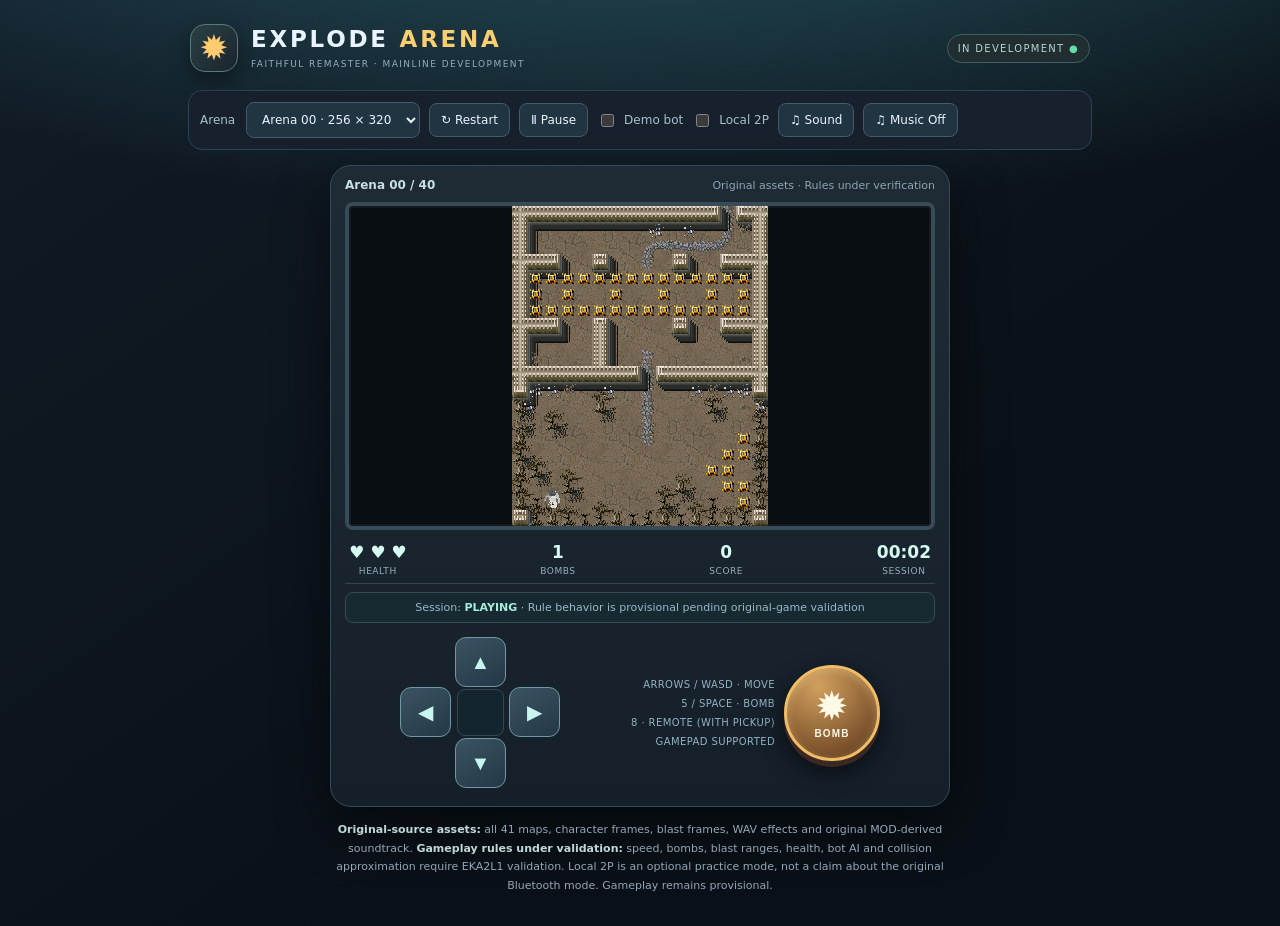
<file: web/index.html>
<!DOCTYPE html>
<html lang="en"><head><meta charset="utf-8"><meta name="viewport" content="width=device-width, initial-scale=1, viewport-fit=cover, user-scalable=no">
<meta name="theme-color" content="#10151f"><title>Explode Arena · Mainline</title>
<link rel="stylesheet" href="style.css"></head>
<body>
<div class="shell">
  <header class="header"><div class="brand"><div class="brand-mark">✹</div><div><h1>EXPLODE <span>ARENA</span></h1><div class="subtitle">FAITHFUL REMASTER <span class="accent">·</span> MAINLINE DEVELOPMENT</div></div></div>
    <div class="build-badge">IN DEVELOPMENT <span>●</span></div></header>
  <div class="toolbar">
    <label for="stage">Arena <select id="stage" aria-label="Select original arena"></select></label>
    <button id="restart" title="Restart arena">↻ Restart</button>
    <button id="pause" title="Pause or resume">Ⅱ Pause</button>
    <label class="toggle"><input id="bot" type="checkbox"/> Demo bot</label>
    <label class="toggle"><input id="duel" type="checkbox"/> Local 2P</label>
    <button id="sound" title="Mute or unmute sound effects">♫ Sound</button>
    <button id="music" title="Play or stop original soundtrack preview">♫ Music Off</button>
  </div>
  <section class="playzone">
    <div class="game-info"><span id="stageName">Arena 00 / 40</span><span id="hint">Original assets · Rules under verification</span></div>
    <div id="gameContainer" class="game-container"><canvas id="arena" width="256" height="320" tabindex="0" aria-label="Explode Arena gameplay"></canvas><div id="pausedCover" class="paused-cover hidden"><div>PAUSED</div><small>Press Resume to continue</small></div></div>
    <div class="under-game"><div><strong id="health">♥ ♥ ♥</strong><small>HEALTH</small></div><div><strong id="bombs">1</strong><small>BOMBS</small></div><div id="p2Hud" class="hidden"><strong id="health2">♥ ♥ ♥</strong><small>PLAYER 2</small></div><div><strong id="score">0</strong><small>SCORE</small></div><div><strong id="timer">00:00</strong><small>SESSION</small></div></div>
    <div class="status-strip">Session: <strong id="matchStatus" aria-live="polite">PLAYING</strong> · Rule behavior is provisional pending original-game validation</div>
    <div class="touch-controls"><div class="dpad" aria-label="Touch movement controls"><button class="pad up" data-dir="up" aria-label="Up">▲</button><button class="pad left" data-dir="left" aria-label="Left">◀</button><button class="pad down" data-dir="down" aria-label="Down">▼</button><button class="pad right" data-dir="right" aria-label="Right">▶</button><div class="center-pad"></div></div><div class="touch-helpers"><span id="controlsLegend">ARROWS / WASD · MOVE<br/>SPACE · BOMB<br/>GAMEPAD SUPPORTED</span><button id="remoteButton" class="remote-button hidden" aria-label="Detonate remote bomb">8 DETONATE</button><button id="bombButton" class="bomb-button" aria-label="Place bomb"><span>✹</span><small>BOMB</small></button></div></div>
    <div id="duelTouch" class="touch-controls duel-touch-controls hidden" aria-label="Player 2 touch controls">
      <div class="dpad" aria-label="Player 2 movement controls">
        <button class="pad up" data-dir2="up" aria-label="Player 2 up">▲</button>
        <button class="pad left" data-dir2="left" aria-label="Player 2 left">◀</button>
        <button class="pad down" data-dir2="down" aria-label="Player 2 down">▼</button>
        <button class="pad right" data-dir2="right" aria-label="Player 2 right">▶</button>
        <div class="center-pad"></div>
      </div>
      <div class="touch-helpers"><span>PLAYER 2<br/>WASD + F</span>
        <button id="bombButton2" class="bomb-button" aria-label="Player 2 place bomb"><span>✹</span><small>P2 BOMB</small></button>
      </div>
    </div>
  </section>
  <footer><strong>Original-source assets:</strong> all 41 maps, character frames, blast frames, WAV effects and original MOD-derived soundtrack. <strong>Gameplay rules under validation:</strong> speed, bombs, blast ranges, health, bot AI and collision approximation require EKA2L1 validation. Local 2P is an optional practice mode, not a claim about the original Bluetooth mode. Gameplay remains provisional.</footer>
</div>
<script src="assets/stages.js"></script><script src="core.js"></script><script src="world.js"></script><script src="game.js"></script>
</body></html>
</file>
<file: web/style.css>
:root{color-scheme:dark;--navy:#0e1119;--pale:#d7e3f1;--teal:#83e7d2;--gold:#facf72}*{box-sizing:border-box}body{margin:0;min-height:100vh;background:radial-gradient(ellipse 90% 48% at 50% -20%,#295a64 0%,transparent 90%),linear-gradient(145deg,#111b26,#0a1017 65%);font-family:Inter,ui-sans-serif,system-ui,-apple-system,Segoe UI,Arial,sans-serif;color:#eaf4ff}.shell{width:min(940px,100%);margin:auto;padding:16px 18px 30px}.header,.brand,.toolbar,.game-info,.under-game,.touch-controls,.touch-helpers{display:flex;align-items:center}.header{justify-content:space-between;padding:8px 2px 18px}.brand{gap:13px}.brand-mark{height:48px;width:48px;border:1px solid #577b7b;border-radius:15px;display:grid;place-items:center;color:#ffcb70;font-size:35px;background:linear-gradient(135deg,#2b4144,#1b242d);box-shadow:0 8px 22px #0006}h1{font-size:23px;line-height:1;letter-spacing:.12em;margin:0;font-weight:900}h1 span{color:var(--gold)}.subtitle{font-size:9px;letter-spacing:.16em;color:#94aebd;margin-top:8px}.accent{color:var(--teal)}.build-badge{font-size:10px;letter-spacing:.13em;padding:8px 10px;background:#202e32;border:1px solid #425f62;border-radius:999px;color:#b4d4ca}.build-badge span{color:#68dbab}.toolbar{gap:9px;flex-wrap:wrap;background:#17212d;border:1px solid #2d4352;padding:11px;border-radius:14px}.toolbar label{font-size:12px;color:#a9becd}.toolbar select{min-width:142px;margin-left:7px}.toolbar select,.toolbar button{border:1px solid #455966;border-radius:8px;padding:9px 11px;background:#203442;color:#eaf5fc;font:inherit;font-size:12px;cursor:pointer}.toolbar button:hover,.toolbar select:hover{border-color:#8abbb8}.toolbar .toggle{margin-left:auto;display:flex;align-items:center;gap:7px}.toolbar input{accent-color:#7de0c2}.playzone{margin:15px auto 0;max-width:620px;background:linear-gradient(#1e2b35,#151f2a);border:1px solid #344a58;border-radius:21px;padding:12px 14px 18px;box-shadow:0 18px 55px #0007}.game-info{justify-content:space-between;color:#cadde5;gap:8px;font-size:12px;margin-bottom:10px}.game-info span:first-child{font-weight:750}.game-info span:last-child{color:#8ea5b1;font-size:11px}.game-container{position:relative;display:flex;justify-content:center;align-items:center;min-height:240px;background:#080e12;border:4px solid #384b58;border-radius:8px;overflow:hidden;box-shadow:inset 0 0 0 2px #14191d}canvas{image-rendering:pixelated;image-rendering:crisp-edges;max-width:100%;max-height:min(56vh,590px);width:auto;height:auto;object-fit:contain;display:block;touch-action:none;outline:none}.paused-cover{position:absolute;inset:0;display:grid;place-content:center;text-align:center;background:#0b1323d9;backdrop-filter:blur(2px);color:var(--gold);font-size:25px;font-weight:900;letter-spacing:.2em}.paused-cover small{font-size:10px;color:#e5efff;font-weight:400;letter-spacing:normal;margin-top:8px}.hidden{display:none!important}.under-game{justify-content:space-between;gap:4px;text-align:center;padding:12px 4px 7px;border-bottom:1px solid #344451}.under-game div{display:flex;flex-direction:column;gap:4px}.under-game strong{font-size:17px;color:#d5faf0;white-space:nowrap}.under-game small{font-size:9px;letter-spacing:.06em;color:#96adba}.touch-controls{justify-content:space-between;gap:25px;margin:14px auto 0;max-width:480px;user-select:none;-webkit-user-select:none;touch-action:none}.dpad{position:relative;min-width:160px;width:160px;height:151px}.pad{position:absolute;display:grid;place-items:center;width:51px;height:50px;background:linear-gradient(150deg,#3a5362,#243846);border:1px solid #7097a2;border-radius:11px;color:#c9f5f0;font-size:20px;touch-action:none;-webkit-tap-highlight-color:transparent}.pad:active,.pad.is-down{background:#467e83;color:white}.pad.up{left:55px;top:0}.pad.down{left:55px;bottom:0}.pad.left{left:0;top:50px}.pad.right{right:0;top:50px}.center-pad{position:absolute;width:47px;height:47px;left:57px;top:52px;background:#152530;border:1px solid #354755;border-radius:8px}.touch-helpers{gap:20px;flex:1;justify-content:flex-end}.touch-helpers>span{text-align:right;font-size:10px;color:#93b2c0;line-height:1.9;letter-spacing:.04em}.bomb-button{height:96px;width:96px;border-radius:50%;background:radial-gradient(circle at 35% 20%,#d1a05e,#7e532d 70%,#543925);box-shadow:inset 0 3px 8px #ffe3a05c,0 6px 0 #3b2822,0 10px 22px #080c0f;border:3px solid #f0bd64;color:#fff9e7;display:flex;flex-direction:column;align-items:center;justify-content:center;gap:2px;touch-action:manipulation}.bomb-button:active{transform:translateY(3px)}.bomb-button span{font-size:40px;line-height:1}.bomb-button small{font-size:10px;font-weight:800;letter-spacing:.11em}footer{font-size:11px;line-height:1.7;color:#93a6b5;margin:14px auto 0;max-width:625px;text-align:center}footer strong{color:#bfd9d8}@media(max-width:560px){.shell{padding:10px 8px 20px}h1{font-size:18px}.brand-mark{height:38px;width:38px;font-size:26px}.build-badge{font-size:8px;padding:6px}.subtitle{font-size:8px}.toolbar{gap:5px;padding:8px}.toolbar select{min-width:95px}.toolbar select,.toolbar button{font-size:11px;padding:7px}.toolbar .toggle{margin-left:2px}.playzone{padding:9px 9px 14px;margin-top:9px}.game-info{font-size:10px}.game-info span:last-child{font-size:9px}.touch-helpers>span{display:none}.under-game strong{font-size:13px}.under-game small{font-size:8px}.touch-controls{padding:1px 4px}.dpad{transform:scale(.85);transform-origin:left center;margin-right:-20px}.bomb-button{width:80px;height:80px}.bomb-button span{font-size:32px}canvas{max-height:52vh}}@media (max-height:650px) and (orientation:landscape){.shell{max-width:1100px}.playzone{max-width:95%;display:grid;grid-template-columns:minmax(300px,1fr) 190px;grid-template-rows:auto auto 1fr;column-gap:16px}.game-info{grid-column:1}.game-container{grid-column:1;grid-row:2/4}.under-game{grid-column:2;grid-row:2;flex-wrap:wrap;gap:15px;justify-content:center}.touch-controls{grid-column:2;grid-row:3;flex-direction:column;margin:0;gap:1px}.dpad{transform:scale(.7);transform-origin:left top;height:104px}.touch-helpers{justify-content:flex-start}.bomb-button{width:66px;height:66px}.bomb-button span{font-size:22px}canvas{max-height:65vh}}

.status-strip{padding:8px 10px;margin:8px auto 0;text-align:center;font-size:11px;border:1px solid #374b56;border-radius:8px;background:#172a32;color:#9db7c6}.status-strip strong{color:#a7ecdc}

/* Optional local two-player practice UI; keyboard/second controller for P2. */
#p2Hud strong{color:#ffcf91}.toolbar .toggle{margin-left:0;white-space:nowrap}.toolbar .toggle:first-of-type{margin-left:auto}button:focus-visible,select:focus-visible,input:focus-visible,canvas:focus-visible{outline:2px solid #93f5df;outline-offset:2px}

.duel-touch-controls{border-top:1px solid #3c5060;padding-top:16px}.duel-touch-controls .pad{background:linear-gradient(145deg,#695044,#342c36);border-color:#ac836b;color:#ffe3c5}.duel-touch-controls .pad.is-down{background:#996d4c}.duel-touch-controls .bomb-button{background:radial-gradient(circle at 35% 20%,#c5806f,#793b45 70%,#482530);border-color:#ff9e91}.duel-touch-controls .bomb-button:focus-visible{outline:2px solid #ffe9bd}

/* Faithful remote-detonator control is only displayed after acquisition. */
.remote-button{border:1px solid #6ac6bf;background:linear-gradient(145deg,#203e48,#193440);color:#b2f3dd;border-radius:12px;padding:12px 10px;min-height:52px;font-weight:800;letter-spacing:.04em;touch-action:manipulation}.remote-button:active{background:#32726d}.touch-helpers{gap:9px;flex-wrap:wrap}.remote-button:focus-visible{outline:2px solid #93f5df;outline-offset:2px}
</file>
